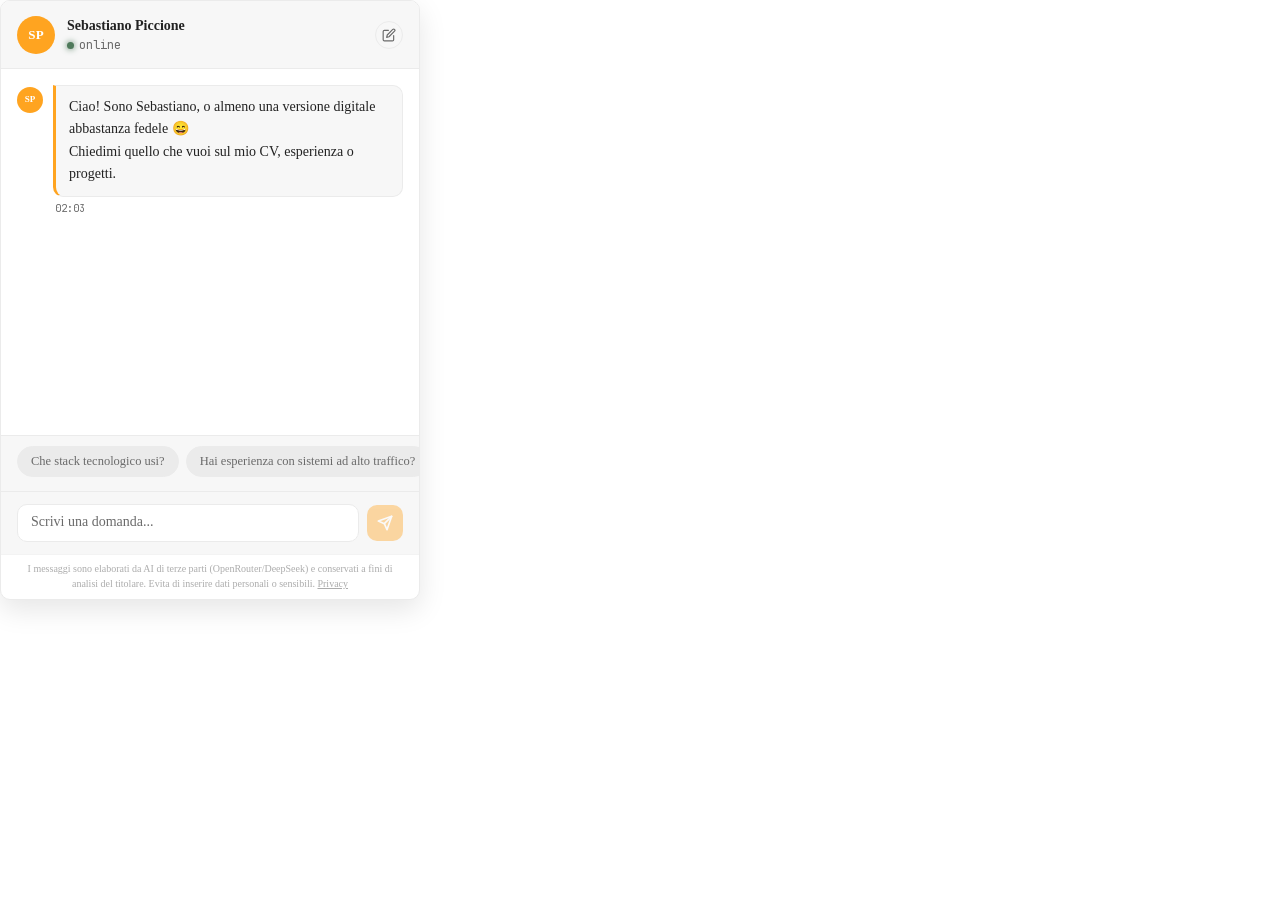
<file: index.html>
<!DOCTYPE html>
<html lang="it">
<head>
  <meta charset="UTF-8" />
  <meta name="viewport" content="width=device-width, initial-scale=1.0" />
  <title>CV Chat Widget</title>
  <link rel="stylesheet" href="chat-widget.css" />
  <style>
    :root {
      --bg: #ffffff;
      --bg-soft: #f7f7f7;
      --surface: #ffffff;
      --border: #ebebeb;
      --text: #222222;
      --text-dim: #6a6a6a;
      --accent: #ffa420;
      --accent-dark: #955900;
      --accent-soft: rgba(255, 164, 32, 0.12);
      --signal: #4f7a5b;
      --signal-soft: rgba(79, 122, 91, 0.12);
      --radius: 16px;
      --radius-sm: 10px;
      --shadow-sm: 0 2px 10px rgba(0, 0, 0, 0.06);
      --shadow-md: 0 10px 28px rgba(0, 0, 0, 0.10);
    }
    body { margin: 0; background: var(--bg); }
  </style>
</head>
<body>

  <div id="cv-chat-widget"></div>

  <script>
    window.CV_CHAT_CONFIG = {
      apiUrl: 'https://cv-bot-backend-production.up.railway.app/chat',
      widgetToken: 'f105a735b041d03eca72b69bd0d4d94058ce2df3eb31b0a3681ffce414c49fb0',
    };
  </script>
  <script src="chat-widget.js" defer></script>

</body>
</html>
</file>
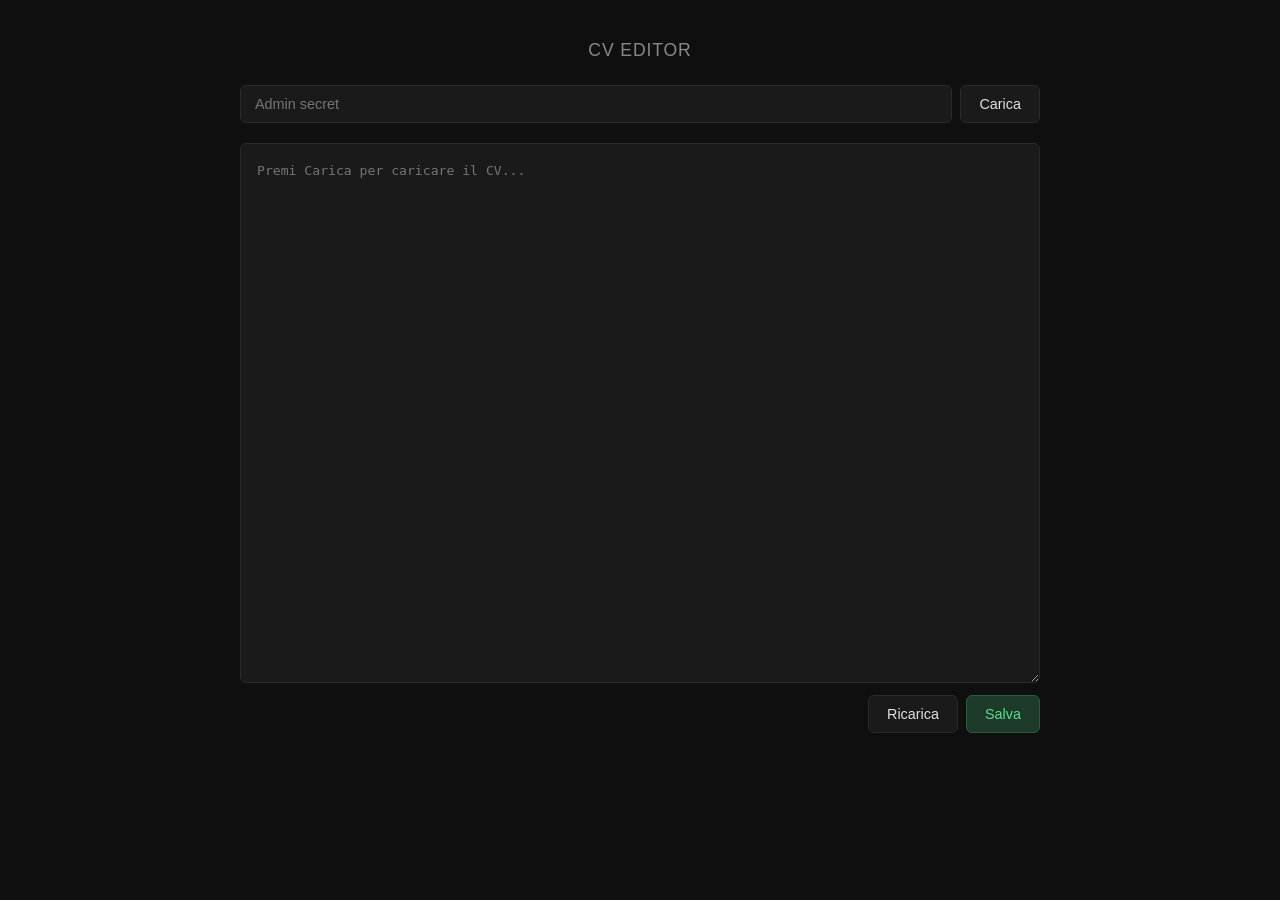
<file: admin.html>
<!DOCTYPE html>
<html lang="it">
<head>
  <meta charset="UTF-8" />
  <meta name="viewport" content="width=device-width, initial-scale=1.0" />
  <title>CV Admin</title>
  <style>
    * { box-sizing: border-box; margin: 0; padding: 0; }

    body {
      font-family: -apple-system, BlinkMacSystemFont, 'Segoe UI', sans-serif;
      background: #0f0f0f;
      color: #e0e0e0;
      min-height: 100vh;
      display: flex;
      flex-direction: column;
      align-items: center;
      padding: 40px 16px;
    }

    h1 {
      font-size: 1.1rem;
      font-weight: 500;
      color: #888;
      margin-bottom: 24px;
      letter-spacing: 0.05em;
      text-transform: uppercase;
    }

    #auth-section {
      display: flex;
      gap: 8px;
      margin-bottom: 20px;
      width: 100%;
      max-width: 800px;
    }

    input[type="password"] {
      flex: 1;
      background: #1a1a1a;
      border: 1px solid #2a2a2a;
      border-radius: 6px;
      color: #e0e0e0;
      font-size: 0.9rem;
      padding: 10px 14px;
      outline: none;
    }

    input[type="password"]:focus {
      border-color: #444;
    }

    button {
      background: #1a1a1a;
      border: 1px solid #2a2a2a;
      border-radius: 6px;
      color: #e0e0e0;
      cursor: pointer;
      font-size: 0.9rem;
      padding: 10px 18px;
      transition: background 0.15s, border-color 0.15s;
      white-space: nowrap;
    }

    button:hover { background: #222; border-color: #444; }
    button:disabled { opacity: 0.4; cursor: not-allowed; }

    button.primary {
      background: #1d3a2a;
      border-color: #2a5c3f;
      color: #5ddb8e;
    }

    button.primary:hover { background: #223f2f; border-color: #3a7a55; }

    #editor-section {
      width: 100%;
      max-width: 800px;
      display: flex;
      flex-direction: column;
      gap: 12px;
    }

    textarea {
      background: #1a1a1a;
      border: 1px solid #2a2a2a;
      border-radius: 6px;
      color: #e0e0e0;
      font-family: 'SF Mono', 'Fira Code', monospace;
      font-size: 0.82rem;
      line-height: 1.6;
      outline: none;
      padding: 16px;
      resize: vertical;
      width: 100%;
      min-height: 60vh;
    }

    textarea:focus { border-color: #444; }

    #actions {
      display: flex;
      gap: 8px;
      justify-content: flex-end;
    }

    #status {
      font-size: 0.82rem;
      padding: 10px 14px;
      border-radius: 6px;
      display: none;
    }

    #status.success { background: #1d3a2a; color: #5ddb8e; display: block; }
    #status.error   { background: #3a1a1a; color: #e05d5d; display: block; }
  </style>
</head>
<body>
  <h1>CV Editor</h1>

  <div id="auth-section">
    <input type="password" id="secret" placeholder="Admin secret" autocomplete="current-password" />
    <button id="load-btn" onclick="loadCv()">Carica</button>
  </div>

  <div id="editor-section">
    <textarea id="cv-content" placeholder="Premi Carica per caricare il CV..." spellcheck="false"></textarea>
    <div id="status"></div>
    <div id="actions">
      <button onclick="loadCv()">Ricarica</button>
      <button class="primary" id="save-btn" onclick="saveCv()">Salva</button>
    </div>
  </div>

  <script>
    const API = 'https://cv-bot-backend-production.up.railway.app';

    function secret() {
      return document.getElementById('secret').value.trim();
    }

    function setStatus(msg, type) {
      const el = document.getElementById('status');
      el.textContent = msg;
      el.className = type;
    }

    async function loadCv() {
      if (!secret()) { setStatus('Inserisci il secret prima.', 'error'); return; }
      document.getElementById('load-btn').disabled = true;
      setStatus('', '');
      try {
        const res = await fetch(`${API}/admin/cv/content`, {
          headers: { 'x-admin-secret': secret() },
        });
        if (!res.ok) throw new Error(res.status === 401 ? 'Secret non valido.' : `Errore ${res.status}`);
        const { content } = await res.json();
        document.getElementById('cv-content').value = content;
        setStatus('CV caricato.', 'success');
      } catch (e) {
        setStatus(e.message, 'error');
      } finally {
        document.getElementById('load-btn').disabled = false;
      }
    }

    async function saveCv() {
      if (!secret()) { setStatus('Inserisci il secret prima.', 'error'); return; }
      const content = document.getElementById('cv-content').value;
      if (!content.trim()) { setStatus('Il contenuto è vuoto.', 'error'); return; }
      document.getElementById('save-btn').disabled = true;
      setStatus('', '');
      try {
        const res = await fetch(`${API}/admin/cv`, {
          method: 'POST',
          headers: {
            'Content-Type': 'application/json',
            'x-admin-secret': secret(),
          },
          body: JSON.stringify({ content }),
        });
        if (!res.ok) throw new Error(res.status === 401 ? 'Secret non valido.' : `Errore ${res.status}`);
        const { newHash } = await res.json();
        setStatus(`Salvato. Hash: ${newHash}`, 'success');
      } catch (e) {
        setStatus(e.message, 'error');
      } finally {
        document.getElementById('save-btn').disabled = false;
      }
    }

    document.getElementById('secret').addEventListener('keydown', e => {
      if (e.key === 'Enter') loadCv();
    });
  </script>
</body>
</html>
</file>
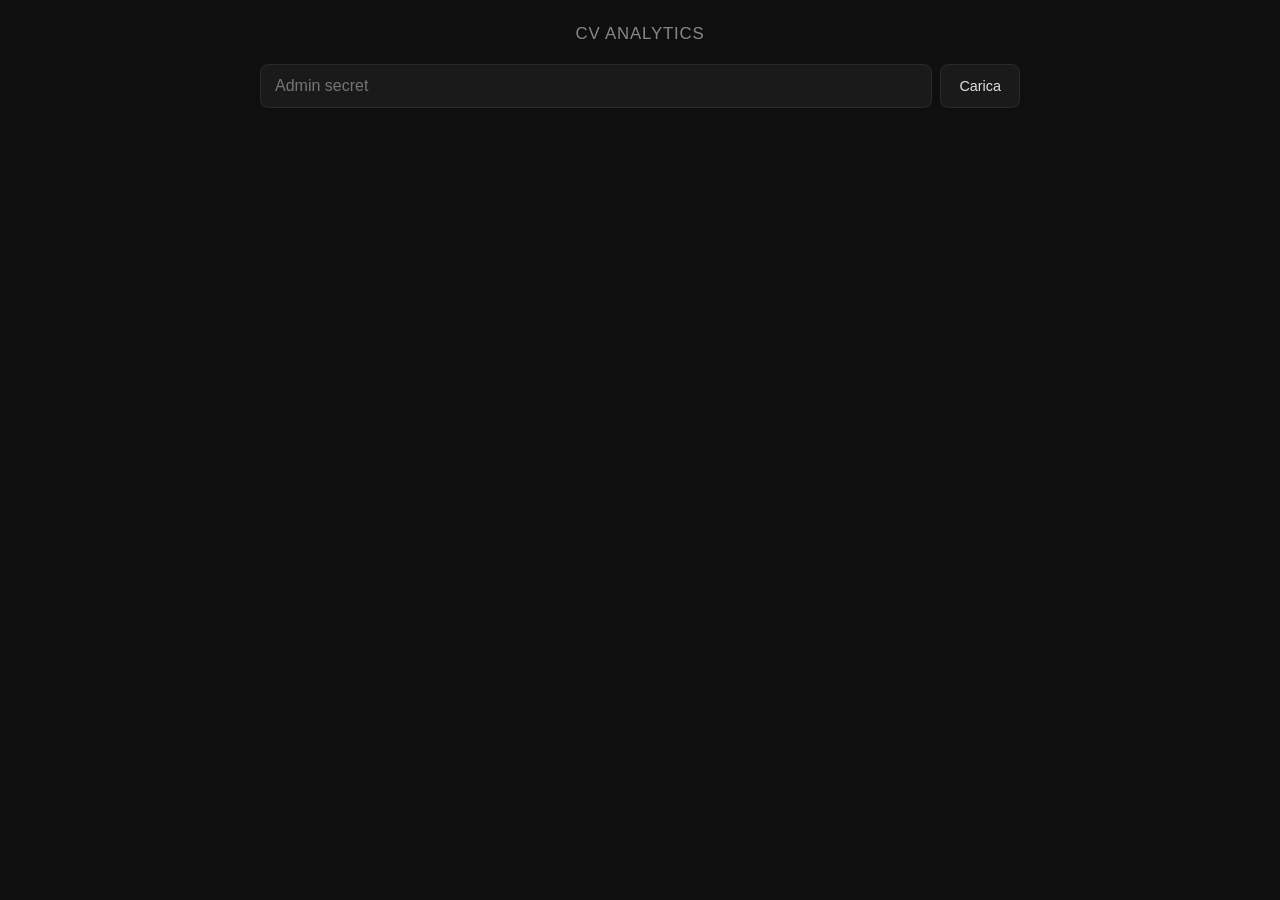
<file: analytics.html>
<!DOCTYPE html>
<html lang="it">
<head>
  <meta charset="UTF-8" />
  <meta name="viewport" content="width=device-width, initial-scale=1.0" />
  <title>CV Analytics</title>
  <style>
    * { box-sizing: border-box; margin: 0; padding: 0; -webkit-tap-highlight-color: transparent; }

    body {
      font-family: -apple-system, BlinkMacSystemFont, 'Segoe UI', sans-serif;
      background: #0f0f0f;
      color: #e0e0e0;
      min-height: 100vh;
      padding: 24px 14px 60px;
    }

    .wrap { width: 100%; max-width: 760px; margin: 0 auto; }

    h1 {
      font-size: 1.05rem;
      font-weight: 500;
      color: #888;
      margin-bottom: 20px;
      letter-spacing: 0.05em;
      text-transform: uppercase;
      text-align: center;
    }

    #auth-section {
      display: flex;
      gap: 8px;
      margin-bottom: 16px;
      flex-wrap: wrap;
    }

    input {
      flex: 1 1 180px;
      background: #1a1a1a;
      border: 1px solid #2a2a2a;
      border-radius: 8px;
      color: #e0e0e0;
      font-size: 1rem; /* >=16px keeps iOS from zooming on focus */
      padding: 12px 14px;
      outline: none;
    }
    input:focus { border-color: #444; }

    button {
      background: #1a1a1a;
      border: 1px solid #2a2a2a;
      border-radius: 8px;
      color: #e0e0e0;
      cursor: pointer;
      font-size: 0.9rem;
      padding: 12px 18px;
      transition: background 0.15s, border-color 0.15s;
      white-space: nowrap;
    }
    button:hover { background: #222; border-color: #444; }
    button:disabled { opacity: 0.4; cursor: not-allowed; }
    button.danger { background: #3a1a1a; border-color: #5c2a2a; color: #e05d5d; }
    button.danger:hover { background: #452020; }

    #toolbar { display: none; gap: 8px; margin-bottom: 16px; flex-wrap: wrap; align-items: center; }
    #toolbar.show { display: flex; }
    #meta { font-size: 0.78rem; color: #666; margin-left: auto; }

    #status {
      font-size: 0.85rem;
      padding: 10px 14px;
      border-radius: 8px;
      display: none;
      margin-bottom: 14px;
    }
    #status.success { background: #1d3a2a; color: #5ddb8e; display: block; }
    #status.error   { background: #3a1a1a; color: #e05d5d; display: block; }
    #status.info    { background: #1a1a1a; color: #999; display: block; }

    .kpis {
      display: grid;
      grid-template-columns: repeat(auto-fit, minmax(150px, 1fr));
      gap: 10px;
      margin-bottom: 20px;
    }
    .kpi {
      background: #161616;
      border: 1px solid #262626;
      border-radius: 10px;
      padding: 14px 16px;
    }
    .kpi-value { font-size: 1.5rem; font-weight: 600; color: #e8e8e8; line-height: 1.2; }
    .kpi-label { font-size: 0.72rem; color: #666; margin-top: 5px; letter-spacing: 0.03em; }
    .kpi-note { font-size: 0.7rem; color: #555; margin-top: 3px; }

    .card {
      background: #161616;
      border: 1px solid #262626;
      border-radius: 10px;
      margin-bottom: 12px;
      overflow: hidden;
    }
    .card-head {
      font-size: 0.78rem;
      color: #888;
      letter-spacing: 0.05em;
      text-transform: uppercase;
      padding: 14px 16px 10px;
    }
    .card-body { padding: 0 16px 14px; }

    .row {
      display: flex;
      align-items: center;
      gap: 10px;
      padding: 8px 0;
      border-top: 1px solid #202020;
    }
    .row:first-child { border-top: none; }
    .row-label {
      flex: 1;
      min-width: 0;
      font-size: 0.87rem;
      color: #d0d0d0;
      overflow: hidden;
      text-overflow: ellipsis;
      white-space: nowrap;
    }
    .row-count {
      flex: 0 0 auto;
      font-size: 0.75rem;
      color: #888;
      background: #222;
      border-radius: 20px;
      padding: 3px 9px;
      font-variant-numeric: tabular-nums;
    }
    .bar {
      flex: 0 0 90px;
      height: 5px;
      background: #222;
      border-radius: 3px;
      overflow: hidden;
    }
    .bar > span { display: block; height: 100%; background: #3d6a8f; }

    .empty { text-align: center; color: #555; font-size: 0.9rem; padding: 40px 0; }
  </style>
</head>
<body>
  <div class="wrap">
    <h1>CV Analytics</h1>

    <div id="auth-section">
      <input type="password" id="secret" placeholder="Admin secret" autocomplete="current-password" />
      <button id="load-btn" onclick="load()">Carica</button>
    </div>

    <div id="toolbar">
      <button onclick="load()">↻</button>
      <button class="danger" onclick="clearAll()">Svuota</button>
      <a href="conversations.html" style="color:#666;font-size:0.8rem;text-decoration:none;align-self:center">Conversazioni →</a>
      <span id="meta"></span>
    </div>

    <div id="status"></div>
    <div id="report"></div>
  </div>

  <script>
    const API = 'https://cv-bot-backend-production.up.railway.app';
    let stats = null;

    const $ = (id) => document.getElementById(id);
    const secret = () => $('secret').value.trim();

    function setStatus(msg, type) {
      const el = $('status');
      el.textContent = msg;
      el.className = msg ? (type || '') : '';
    }

    function esc(s) {
      return String(s).replace(/[&<>"']/g, (c) =>
        ({ '&': '&amp;', '<': '&lt;', '>': '&gt;', '"': '&quot;', "'": '&#39;' }[c]));
    }

    function fmtDate(iso) {
      if (!iso) return '—';
      return new Date(iso).toLocaleString('it-IT', { day: '2-digit', month: '2-digit', hour: '2-digit', minute: '2-digit' });
    }

    const pct = (n) => Math.round((n || 0) * 100) + '%';

    async function load() {
      if (!secret()) { setStatus('Inserisci il secret prima.', 'error'); return; }
      $('load-btn').disabled = true;
      setStatus('Carico…', 'info');
      try {
        const res = await fetch(`${API}/admin/analytics`, {
          headers: { 'x-admin-secret': secret() },
        });
        if (!res.ok) throw new Error(res.status === 401 ? 'Secret non valido.' : `Errore ${res.status}`);
        stats = await res.json();
        setStatus('', '');
        $('toolbar').classList.add('show');
        render();
      } catch (e) {
        setStatus(e.message, 'error');
      } finally {
        $('load-btn').disabled = false;
      }
    }

    async function clearAll() {
      if (!confirm('Eliminare TUTTI gli eventi raccolti? Operazione irreversibile.')) return;
      try {
        const res = await fetch(`${API}/admin/analytics`, {
          method: 'DELETE',
          headers: { 'x-admin-secret': secret() },
        });
        if (!res.ok) throw new Error(`Errore ${res.status}`);
        await load();
        setStatus('Eventi eliminati.', 'success');
      } catch (e) {
        setStatus(e.message, 'error');
      }
    }

    function kpi(value, label, note) {
      return `<div class="kpi">
        <div class="kpi-value">${esc(value)}</div>
        <div class="kpi-label">${esc(label)}</div>
        ${note ? `<div class="kpi-note">${esc(note)}</div>` : ''}
      </div>`;
    }

    // Ranked list with a bar scaled to the top entry.
    function listCard(title, rows, emptyText) {
      if (!rows || rows.length === 0) {
        return `<div class="card"><div class="card-head">${esc(title)}</div>
          <div class="card-body"><div class="empty">${esc(emptyText)}</div></div></div>`;
      }
      const max = rows[0].count || 1;
      const body = rows.map((r) => `
        <div class="row">
          <div class="row-label" title="${esc(r.label)}">${esc(r.label)}</div>
          <div class="bar"><span style="width:${Math.round((r.count / max) * 100)}%"></span></div>
          <span class="row-count">${r.count}</span>
        </div>`).join('');
      return `<div class="card"><div class="card-head">${esc(title)}</div><div class="card-body">${body}</div></div>`;
    }

    function render() {
      const el = $('report');
      if (!stats || stats.totalEvents === 0) {
        $('meta').textContent = '';
        el.innerHTML = '<div class="empty">Nessun evento raccolto.</div>';
        return;
      }

      $('meta').textContent = `${stats.totalEvents} eventi · fino al ${fmtDate(stats.lastSeen)}`;

      const eng = stats.engagement || {};
      const pro = stats.proactive || {};

      const kpis = `<div class="kpis">
        ${kpi(stats.sessions, 'Sessioni', `dal ${fmtDate(stats.firstSeen)}`)}
        ${kpi(pct(eng.rate), 'Hanno scritto', `${eng.withMessage || 0} su ${eng.sessions || 0}`)}
        ${kpi(eng.messagesPerSession || 0, 'Messaggi / sessione')}
        ${kpi(pro.shown ? pct(pro.rate) : '—', 'Conversione nudge', pro.shown ? `${pro.converted} su ${pro.shown} mostrati` : 'mai mostrato')}
      </div>`;

      const bySource = Object.entries(stats.bySource || {})
        .map(([label, count]) => ({ label, count }))
        .sort((a, b) => b.count - a.count);

      const byName = Object.entries(stats.byName || {})
        .map(([label, count]) => ({ label, count }))
        .sort((a, b) => b.count - a.count);

      const byPage = (stats.byPage || []).map((p) => ({
        label: `${p.page} — ${p.messages} msg`,
        count: p.sessions,
      }));

      el.innerHTML = kpis
        + listCard('Suggerimenti più cliccati', stats.topChips, 'Nessun chip cliccato.')
        + listCard('Domande più frequenti', stats.topQuestions, 'Nessuna domanda registrata.')
        + listCard('Origine delle interazioni', bySource, 'Nessun dato.')
        + listCard('Pagine (sessioni)', byPage, 'Nessun dato.')
        + listCard('Eventi grezzi', byName, 'Nessun dato.');
    }

    $('secret').addEventListener('keydown', (e) => { if (e.key === 'Enter') load(); });
  </script>
</body>
</html>
</file>
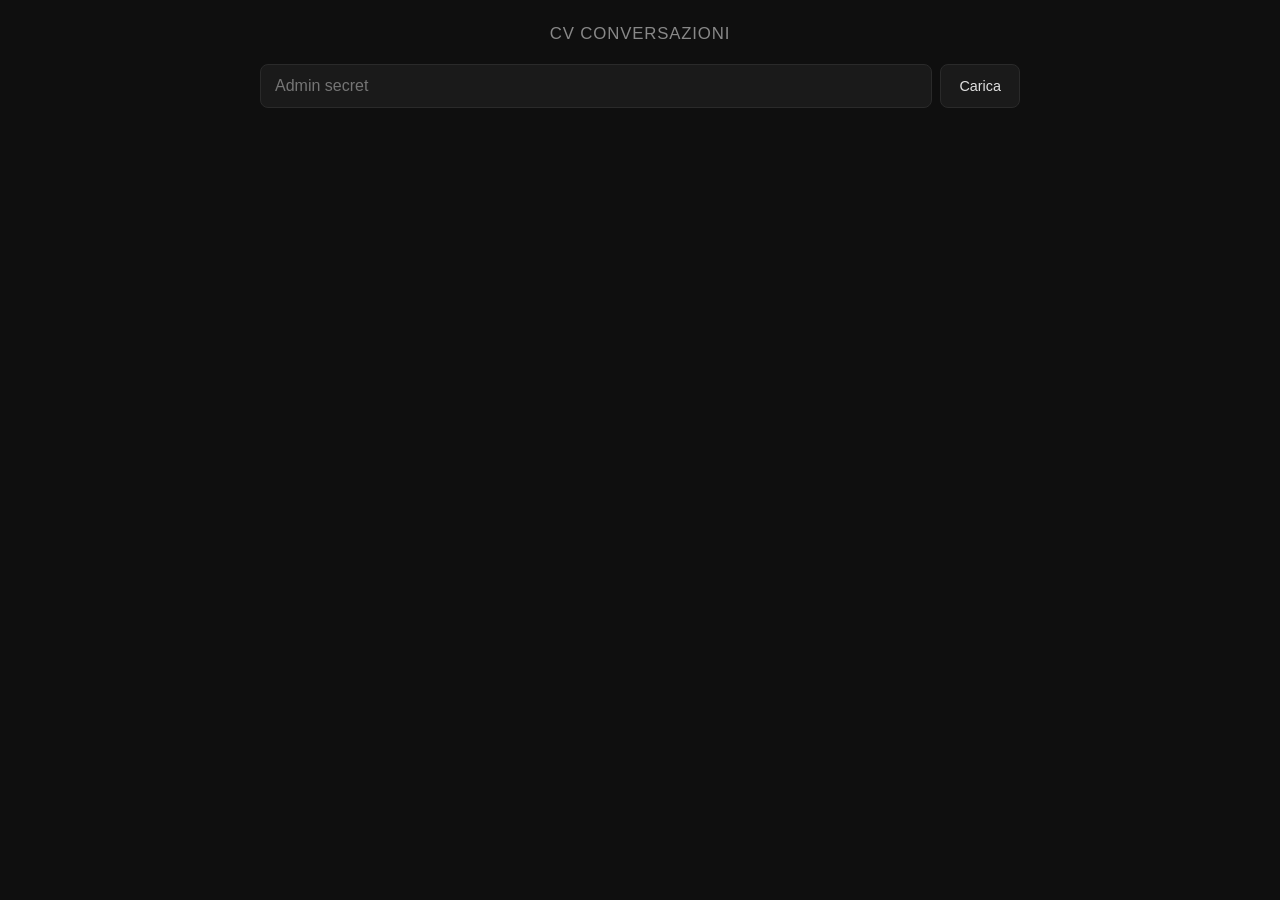
<file: conversations.html>
<!DOCTYPE html>
<html lang="it">
<head>
  <meta charset="UTF-8" />
  <meta name="viewport" content="width=device-width, initial-scale=1.0" />
  <title>CV Conversazioni</title>
  <style>
    * { box-sizing: border-box; margin: 0; padding: 0; -webkit-tap-highlight-color: transparent; }

    body {
      font-family: -apple-system, BlinkMacSystemFont, 'Segoe UI', sans-serif;
      background: #0f0f0f;
      color: #e0e0e0;
      min-height: 100vh;
      padding: 24px 14px 60px;
    }

    .wrap { width: 100%; max-width: 760px; margin: 0 auto; }

    h1 {
      font-size: 1.05rem;
      font-weight: 500;
      color: #888;
      margin-bottom: 20px;
      letter-spacing: 0.05em;
      text-transform: uppercase;
      text-align: center;
    }

    #auth-section {
      display: flex;
      gap: 8px;
      margin-bottom: 16px;
      flex-wrap: wrap;
    }

    input {
      flex: 1 1 180px;
      background: #1a1a1a;
      border: 1px solid #2a2a2a;
      border-radius: 8px;
      color: #e0e0e0;
      font-size: 1rem; /* >=16px keeps iOS from zooming on focus */
      padding: 12px 14px;
      outline: none;
    }
    input:focus { border-color: #444; }

    button {
      background: #1a1a1a;
      border: 1px solid #2a2a2a;
      border-radius: 8px;
      color: #e0e0e0;
      cursor: pointer;
      font-size: 0.9rem;
      padding: 12px 18px;
      transition: background 0.15s, border-color 0.15s;
      white-space: nowrap;
    }
    button:hover { background: #222; border-color: #444; }
    button:disabled { opacity: 0.4; cursor: not-allowed; }
    button.danger { background: #3a1a1a; border-color: #5c2a2a; color: #e05d5d; }
    button.danger:hover { background: #452020; }

    #toolbar { display: none; gap: 8px; margin-bottom: 16px; flex-wrap: wrap; align-items: center; }
    #toolbar.show { display: flex; }
    #search { flex: 1 1 200px; }
    #meta { font-size: 0.78rem; color: #666; margin-left: auto; }

    #status {
      font-size: 0.85rem;
      padding: 10px 14px;
      border-radius: 8px;
      display: none;
      margin-bottom: 14px;
    }
    #status.success { background: #1d3a2a; color: #5ddb8e; display: block; }
    #status.error   { background: #3a1a1a; color: #e05d5d; display: block; }
    #status.info    { background: #1a1a1a; color: #999; display: block; }

    .conv {
      background: #161616;
      border: 1px solid #262626;
      border-radius: 10px;
      margin-bottom: 12px;
      overflow: hidden;
    }
    .conv-head {
      display: flex;
      align-items: center;
      gap: 10px;
      padding: 14px 16px;
      cursor: pointer;
      user-select: none;
    }
    .conv-head:hover { background: #1c1c1c; }
    .conv-title {
      flex: 1;
      min-width: 0;
      font-size: 0.92rem;
      color: #d8d8d8;
      overflow: hidden;
      text-overflow: ellipsis;
      white-space: nowrap;
    }
    .conv-sub { font-size: 0.72rem; color: #666; margin-top: 3px; white-space: nowrap; }
    .conv-count {
      flex: 0 0 auto;
      font-size: 0.72rem;
      color: #888;
      background: #222;
      border-radius: 20px;
      padding: 3px 9px;
    }
    .chevron { flex: 0 0 auto; color: #555; transition: transform 0.2s; }
    .conv.open .chevron { transform: rotate(90deg); }

    .conv-body { display: none; padding: 4px 16px 14px; }
    .conv.open .conv-body { display: block; }

    .turn { padding: 12px 0; border-top: 1px solid #222; }
    .turn:first-child { border-top: none; }
    .bubble { border-radius: 10px; padding: 10px 13px; font-size: 0.9rem; line-height: 1.5; white-space: pre-wrap; word-wrap: break-word; overflow-wrap: anywhere; }
    .q { background: #1d2a3a; color: #bcd6f5; margin-bottom: 8px; }
    .a { background: #1a1a1a; color: #d0d0d0; border: 1px solid #242424; }
    .turn-time { font-size: 0.68rem; color: #555; margin-top: 6px; text-align: right; }

    .empty { text-align: center; color: #555; font-size: 0.9rem; padding: 40px 0; }
  </style>
</head>
<body>
  <div class="wrap">
    <h1>CV Conversazioni</h1>

    <div id="auth-section">
      <input type="password" id="secret" placeholder="Admin secret" autocomplete="current-password" />
      <button id="load-btn" onclick="load()">Carica</button>
    </div>

    <div id="toolbar">
      <input type="search" id="search" placeholder="Cerca nelle conversazioni…" oninput="render()" />
      <button onclick="load()">↻</button>
      <button class="danger" onclick="clearAll()">Svuota</button>
      <span id="meta"></span>
    </div>

    <div id="status"></div>
    <div id="list"></div>
  </div>

  <script>
    const API = 'https://cv-bot-backend-production.up.railway.app';
    let conversations = [];

    const $ = (id) => document.getElementById(id);
    const secret = () => $('secret').value.trim();

    function setStatus(msg, type) {
      const el = $('status');
      el.textContent = msg;
      el.className = type || '';
      if (!msg) el.className = '';
    }

    function esc(s) {
      return String(s).replace(/[&<>"']/g, (c) =>
        ({ '&': '&amp;', '<': '&lt;', '>': '&gt;', '"': '&quot;', "'": '&#39;' }[c]));
    }

    function fmtDate(iso) {
      const d = new Date(iso);
      return d.toLocaleString('it-IT', { day: '2-digit', month: '2-digit', hour: '2-digit', minute: '2-digit' });
    }
    function fmtTime(iso) {
      return new Date(iso).toLocaleTimeString('it-IT', { hour: '2-digit', minute: '2-digit' });
    }

    async function load() {
      if (!secret()) { setStatus('Inserisci il secret prima.', 'error'); return; }
      $('load-btn').disabled = true;
      setStatus('Carico…', 'info');
      try {
        const res = await fetch(`${API}/admin/conversations`, {
          headers: { 'x-admin-secret': secret() },
        });
        if (!res.ok) throw new Error(res.status === 401 ? 'Secret non valido.' : `Errore ${res.status}`);
        const data = await res.json();
        conversations = data.conversations || [];
        setStatus('', '');
        $('toolbar').classList.add('show');
        render();
      } catch (e) {
        setStatus(e.message, 'error');
      } finally {
        $('load-btn').disabled = false;
      }
    }

    async function clearAll() {
      if (!confirm('Eliminare TUTTE le conversazioni salvate? Operazione irreversibile.')) return;
      try {
        const res = await fetch(`${API}/admin/conversations`, {
          method: 'DELETE',
          headers: { 'x-admin-secret': secret() },
        });
        if (!res.ok) throw new Error(`Errore ${res.status}`);
        conversations = [];
        render();
        setStatus('Conversazioni eliminate.', 'success');
      } catch (e) {
        setStatus(e.message, 'error');
      }
    }

    function render() {
      const q = $('search').value.trim().toLowerCase();
      const list = $('list');

      const filtered = !q ? conversations : conversations.filter((c) =>
        c.turns.some((t) => (t.q + ' ' + t.a).toLowerCase().includes(q)));

      const totalTurns = conversations.reduce((n, c) => n + c.turns.length, 0);
      $('meta').textContent = `${conversations.length} conv · ${totalTurns} scambi`;

      if (filtered.length === 0) {
        list.innerHTML = `<div class="empty">${conversations.length === 0 ? 'Nessuna conversazione salvata.' : 'Nessun risultato.'}</div>`;
        return;
      }

      list.innerHTML = filtered.map((c, i) => {
        const first = c.turns[0];
        const title = first ? esc(first.q) : '(vuota)';
        const turns = c.turns.map((t) => `
          <div class="turn">
            <div class="bubble q">${esc(t.q)}</div>
            <div class="bubble a">${esc(t.a)}</div>
            <div class="turn-time">${fmtTime(t.ts)}</div>
          </div>`).join('');
        return `
          <div class="conv" data-i="${i}">
            <div class="conv-head" onclick="this.parentNode.classList.toggle('open')">
              <div style="flex:1;min-width:0">
                <div class="conv-title">${title}</div>
                <div class="conv-sub">${fmtDate(c.updatedAt)}</div>
              </div>
              <span class="conv-count">${c.turns.length}</span>
              <svg class="chevron" width="16" height="16" viewBox="0 0 24 24" fill="none" stroke="currentColor" stroke-width="2" stroke-linecap="round" stroke-linejoin="round"><polyline points="9 18 15 12 9 6"/></svg>
            </div>
            <div class="conv-body">${turns}</div>
          </div>`;
      }).join('');
    }

    $('secret').addEventListener('keydown', (e) => { if (e.key === 'Enter') load(); });
  </script>
</body>
</html>
</file>
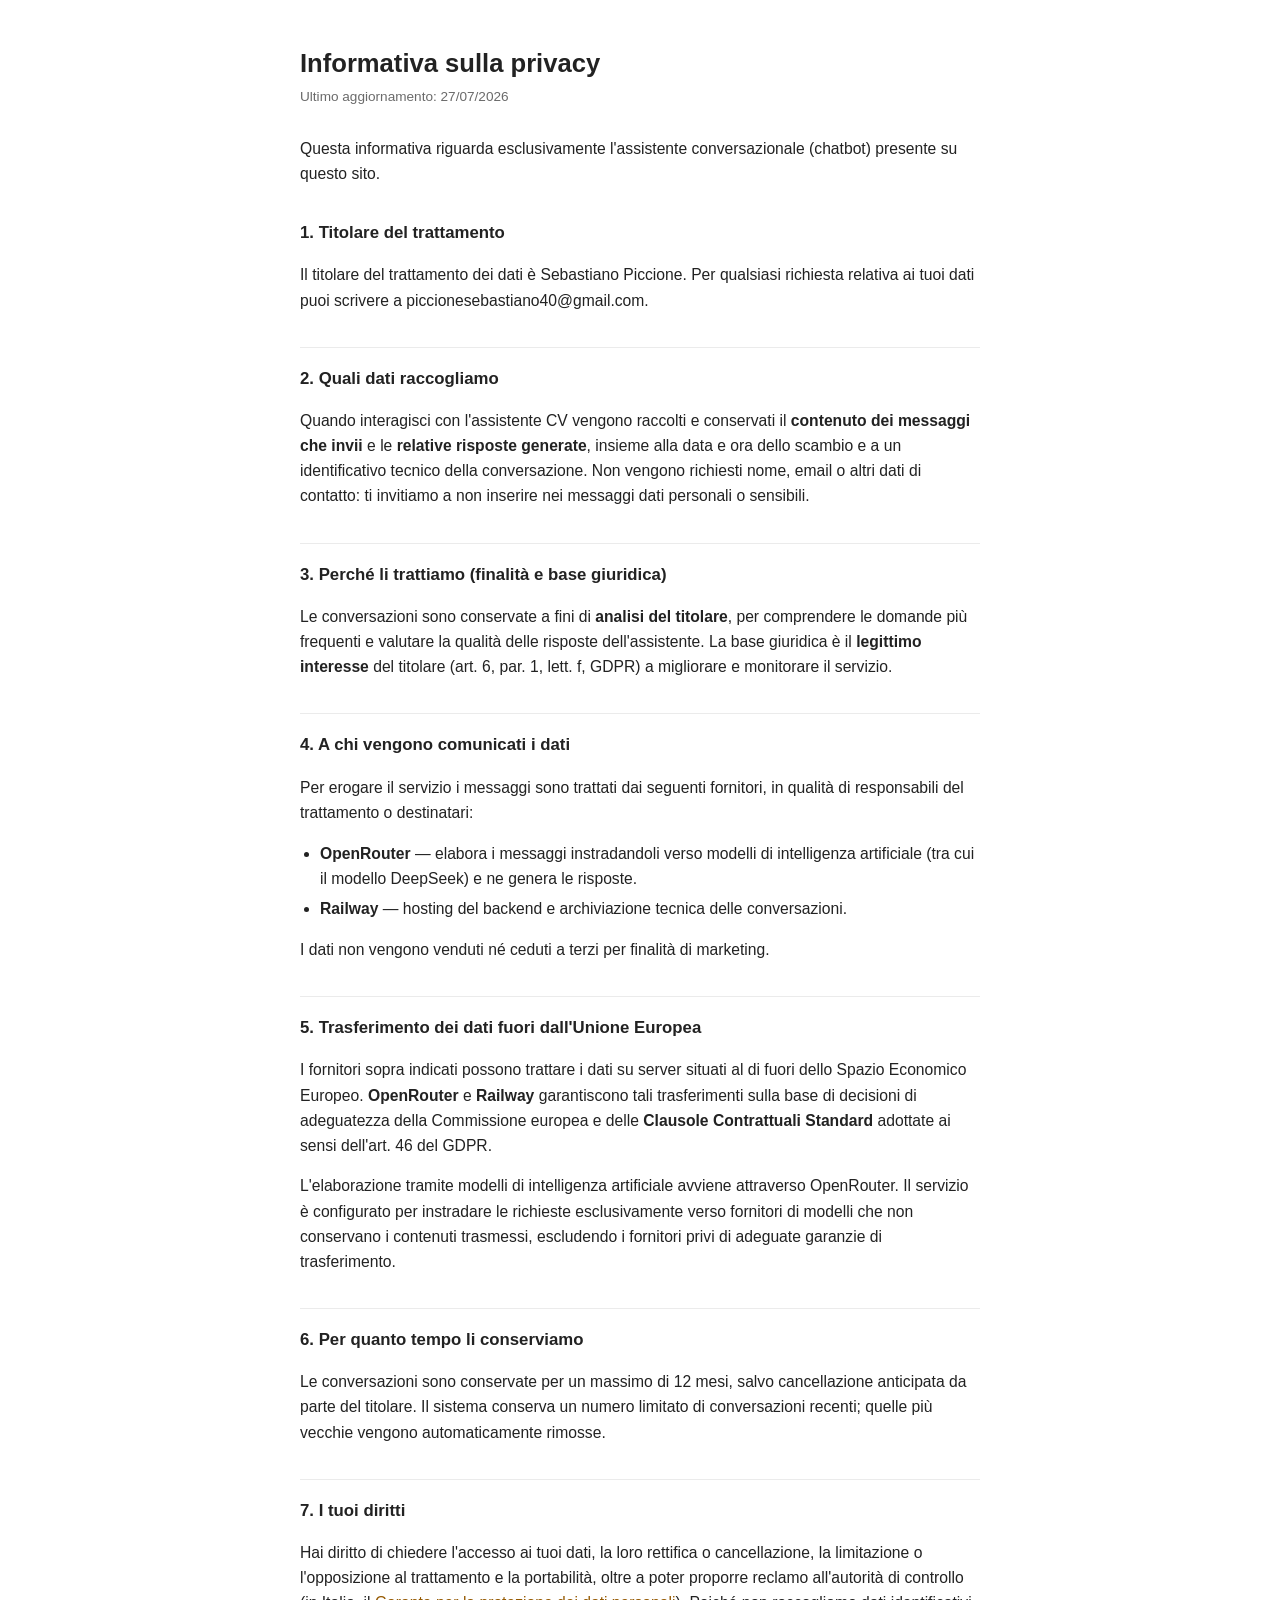
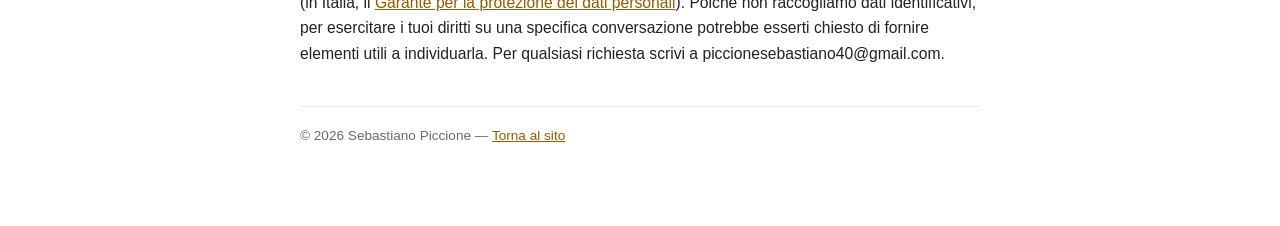
<file: privacy.html>
<!DOCTYPE html>
<html lang="it">
<head>
  <meta charset="UTF-8" />
  <meta name="viewport" content="width=device-width, initial-scale=1.0" />
  <title>Informativa sulla privacy</title>
  <style>
    :root {
      --bg: #ffffff;
      --bg-soft: #f7f7f7;
      --border: #ebebeb;
      --text: #222222;
      --text-dim: #6a6a6a;
      --accent: #ffa420;
      --accent-dark: #955900;
      --radius: 16px;
    }
    * { box-sizing: border-box; }
    body {
      margin: 0;
      background: var(--bg);
      color: var(--text);
      font-family: -apple-system, BlinkMacSystemFont, 'Segoe UI', Inter, sans-serif;
      line-height: 1.6;
      -webkit-text-size-adjust: 100%;
    }
    main {
      max-width: 720px;
      margin: 0 auto;
      padding: 48px 20px 80px;
    }
    h1 {
      font-size: 1.6rem;
      line-height: 1.25;
      margin: 0 0 6px;
    }
    .updated { color: var(--text-dim); font-size: 0.85rem; margin: 0 0 28px; }
    h2 {
      font-size: 1.05rem;
      margin: 34px 0 8px;
      padding-top: 18px;
      border-top: 1px solid var(--border);
    }
    h2:first-of-type { border-top: none; padding-top: 0; }
    p, li { font-size: 0.98rem; color: var(--text); }
    ul { padding-left: 20px; margin: 8px 0; }
    li { margin: 5px 0; }
    a { color: var(--accent-dark); }
    .fill { white-space: nowrap; }
    .note {
      background: var(--bg-soft);
      border: 1px solid var(--border);
      border-radius: var(--radius);
      padding: 14px 18px;
      font-size: 0.88rem;
      color: var(--text-dim);
      margin: 8px 0 28px;
    }
    footer {
      margin-top: 40px;
      padding-top: 18px;
      border-top: 1px solid var(--border);
      font-size: 0.85rem;
      color: var(--text-dim);
    }
  </style>
</head>
<body>
  <main>
    <h1>Informativa sulla privacy</h1>
    <p class="updated">Ultimo aggiornamento: <span class="fill">27/07/2026</span></p>

    <p>
      Questa informativa riguarda esclusivamente l'assistente conversazionale (chatbot)
      presente su questo sito.
    </p>

    <h2>1. Titolare del trattamento</h2>
    <p>
      Il titolare del trattamento dei dati è <span class="fill">Sebastiano Piccione</span>.
      Per qualsiasi richiesta relativa ai tuoi dati puoi scrivere a
      <span class="fill">piccionesebastiano40@gmail.com</span>.
    </p>

    <h2>2. Quali dati raccogliamo</h2>
    <p>
      Quando interagisci con l'assistente CV vengono raccolti e conservati il
      <strong>contenuto dei messaggi che invii</strong> e le
      <strong>relative risposte generate</strong>, insieme alla data e ora dello scambio
      e a un identificativo tecnico della conversazione. Non vengono richiesti nome,
      email o altri dati di contatto: ti invitiamo a non inserire nei messaggi dati
      personali o sensibili.
    </p>

    <h2>3. Perché li trattiamo (finalità e base giuridica)</h2>
    <p>
      Le conversazioni sono conservate a fini di <strong>analisi del titolare</strong>,
      per comprendere le domande più frequenti e valutare la qualità delle risposte
      dell'assistente. La base giuridica è il <strong>legittimo interesse</strong> del
      titolare (art. 6, par. 1, lett. f, GDPR) a migliorare e monitorare il servizio.
    </p>

    <h2>4. A chi vengono comunicati i dati</h2>
    <p>
      Per erogare il servizio i messaggi sono trattati dai seguenti fornitori, in qualità
      di responsabili del trattamento o destinatari:
    </p>
    <ul>
      <li><strong>OpenRouter</strong> — elabora i messaggi instradandoli verso modelli di intelligenza artificiale (tra cui il modello DeepSeek) e ne genera le risposte.</li>
      <li><strong>Railway</strong> — hosting del backend e archiviazione tecnica delle conversazioni.</li>
    </ul>
    <p>I dati non vengono venduti né ceduti a terzi per finalità di marketing.</p>

    <h2>5. Trasferimento dei dati fuori dall'Unione Europea</h2>
    <p>
      I fornitori sopra indicati possono trattare i dati su server situati al di fuori
      dello Spazio Economico Europeo. <strong>OpenRouter</strong> e <strong>Railway</strong>
      garantiscono tali trasferimenti sulla base di decisioni di adeguatezza della
      Commissione europea e delle <strong>Clausole Contrattuali Standard</strong> adottate
      ai sensi dell'art. 46 del GDPR.
    </p>
    <p>
      L'elaborazione tramite modelli di intelligenza artificiale avviene attraverso
      OpenRouter. Il servizio è configurato per instradare le richieste esclusivamente
      verso fornitori di modelli che non conservano i contenuti trasmessi, escludendo i
      fornitori privi di adeguate garanzie di trasferimento.
    </p>

    <h2>6. Per quanto tempo li conserviamo</h2>
    <p>
      Le conversazioni sono conservate per un massimo di
      <span class="fill">12 mesi</span>, salvo cancellazione anticipata da parte del
      titolare. Il sistema conserva un numero limitato di conversazioni recenti; quelle
      più vecchie vengono automaticamente rimosse.
    </p>

    <h2>7. I tuoi diritti</h2>
    <p>
      Hai diritto di chiedere l'accesso ai tuoi dati, la loro rettifica o cancellazione,
      la limitazione o l'opposizione al trattamento e la portabilità, oltre a poter
      proporre reclamo all'autorità di controllo (in Italia, il
      <a href="https://www.garanteprivacy.it" target="_blank" rel="noopener">Garante per la protezione dei dati personali</a>).
      Poiché non raccogliamo dati identificativi, per esercitare i tuoi diritti su una
      specifica conversazione potrebbe esserti chiesto di fornire elementi utili a
      individuarla. Per qualsiasi richiesta scrivi a
      <span class="fill">piccionesebastiano40@gmail.com</span>.
    </p>

    <footer>
      © <span class="fill">2026</span> <span class="fill">Sebastiano Piccione</span> —
      <a href="https://piccionesebastiano.github.io/">Torna al sito</a>
    </footer>
  </main>
</body>
</html>
</file>
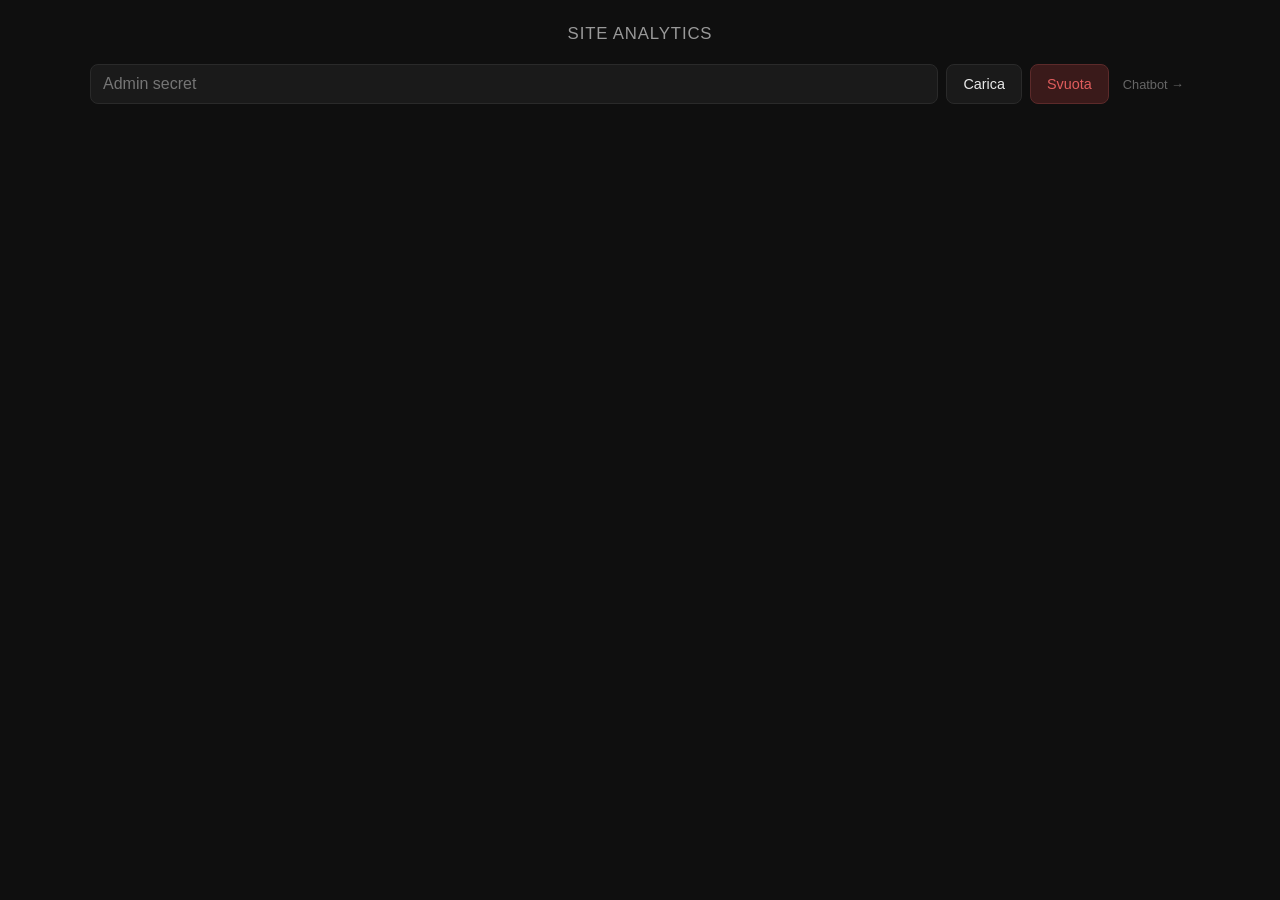
<file: site-analytics.html>
<!DOCTYPE html>
<html lang="it">
<head>
  <meta charset="UTF-8" />
  <meta name="viewport" content="width=device-width, initial-scale=1.0" />
  <title>Site Analytics — Heatmap</title>
  <style>
    :root {
      color-scheme: dark;

      --surface-0: #0f0f0f;
      --surface-1: #161616;
      --surface-2: #1a1a1a;
      --border:    #262626;
      --border-2:  #2a2a2a;

      --text-primary:   #e8e8e8;
      --text-secondary: #999;
      --text-muted:     #666;

      /* Sequential ramp — blue, one hue. Ordered so the step nearest the
         (dark) surface means "near zero" and the palest step means "hottest". */
      --seq-700: #0d366b;
      --seq-600: #184f95;
      --seq-500: #256abf;
      --seq-400: #3987e5;
      --seq-300: #6da7ec;
      --seq-100: #cde2fb;

      --critical: #e05d5d;
      --good:     #5ddb8e;
    }

    * { box-sizing: border-box; margin: 0; padding: 0; -webkit-tap-highlight-color: transparent; }

    body {
      font-family: -apple-system, BlinkMacSystemFont, 'Segoe UI', sans-serif;
      background: var(--surface-0);
      color: var(--text-primary);
      min-height: 100vh;
      padding: 24px 14px 60px;
    }

    .wrap { width: 100%; max-width: 1100px; margin: 0 auto; }

    h1 {
      font-size: 1.05rem;
      font-weight: 500;
      color: var(--text-secondary);
      margin-bottom: 20px;
      letter-spacing: 0.05em;
      text-transform: uppercase;
      text-align: center;
    }

    #auth-section { display: flex; gap: 8px; margin-bottom: 16px; flex-wrap: wrap; }

    input, select {
      background: var(--surface-2);
      border: 1px solid var(--border-2);
      border-radius: 8px;
      color: var(--text-primary);
      font-size: 1rem; /* >=16px keeps iOS from zooming on focus */
      padding: 10px 12px;
      outline: none;
    }
    input:focus, select:focus { border-color: #444; }
    #secret { flex: 1 1 180px; }

    button {
      background: var(--surface-2);
      border: 1px solid var(--border-2);
      border-radius: 8px;
      color: var(--text-primary);
      cursor: pointer;
      font-size: 0.9rem;
      padding: 10px 16px;
      transition: background 0.15s, border-color 0.15s;
      white-space: nowrap;
    }
    button:hover { background: #222; border-color: #444; }
    button:disabled { opacity: 0.4; cursor: not-allowed; }
    button.danger { background: #3a1a1a; border-color: #5c2a2a; color: var(--critical); }
    button.danger:hover { background: #452020; }

    #status {
      font-size: 0.85rem;
      padding: 10px 14px;
      border-radius: 8px;
      display: none;
      margin-bottom: 14px;
    }
    #status.success { background: #1d3a2a; color: var(--good); display: block; }
    #status.error   { background: #3a1a1a; color: var(--critical); display: block; }
    #status.info    { background: var(--surface-2); color: var(--text-secondary); display: block; }

    #app { display: none; }
    #app.show { display: block; }

    /* ── Stat tiles ─────────────────────────────────────────────── */

    .kpis {
      display: grid;
      grid-template-columns: repeat(auto-fit, minmax(140px, 1fr));
      gap: 10px;
      margin-bottom: 18px;
    }
    .kpi {
      background: var(--surface-1);
      border: 1px solid var(--border);
      border-radius: 10px;
      padding: 14px 16px;
    }
    .kpi-value { font-size: 1.5rem; font-weight: 600; line-height: 1.2; font-variant-numeric: tabular-nums; }
    .kpi-label { font-size: 0.72rem; color: var(--text-muted); margin-top: 5px; letter-spacing: 0.03em; }

    /* ── Cards ──────────────────────────────────────────────────── */

    .card {
      background: var(--surface-1);
      border: 1px solid var(--border);
      border-radius: 10px;
      margin-bottom: 12px;
      overflow: hidden;
    }
    .card-head {
      font-size: 0.78rem;
      color: var(--text-secondary);
      letter-spacing: 0.05em;
      text-transform: uppercase;
      padding: 14px 16px 10px;
      display: flex;
      align-items: center;
      gap: 10px;
      flex-wrap: wrap;
    }
    .card-head .hint { text-transform: none; letter-spacing: 0; color: var(--text-muted); font-size: 0.72rem; }
    .card-body { padding: 0 16px 14px; }
    .card-body.flush { padding: 0; }

    .row {
      display: flex;
      align-items: center;
      gap: 10px;
      padding: 8px 0;
      border-top: 1px solid #202020;
    }
    .row:first-child { border-top: none; }
    .row-label {
      flex: 1; min-width: 0;
      font-size: 0.87rem;
      color: #d0d0d0;
      overflow: hidden; text-overflow: ellipsis; white-space: nowrap;
    }
    .row-sub { font-size: 0.72rem; color: var(--text-muted); }
    .row-count {
      flex: 0 0 auto;
      font-size: 0.75rem; color: var(--text-secondary);
      background: #222; border-radius: 20px; padding: 3px 9px;
      font-variant-numeric: tabular-nums;
    }
    .bar { flex: 0 0 110px; height: 5px; background: #222; border-radius: 3px; overflow: hidden; }
    .bar > span { display: block; height: 100%; background: var(--seq-400); }

    table { width: 100%; border-collapse: collapse; font-size: 0.85rem; }
    th, td { text-align: left; padding: 9px 16px; border-top: 1px solid #202020; }
    th { font-size: 0.7rem; color: var(--text-muted); text-transform: uppercase; letter-spacing: 0.04em; font-weight: 500; }
    td.num, th.num { text-align: right; font-variant-numeric: tabular-nums; }
    tbody tr:hover { background: #1c1c1c; }

    /* ── Heatmap viewer ─────────────────────────────────────────── */

    #controls {
      display: flex; gap: 8px; flex-wrap: wrap; align-items: center;
      padding: 0 16px 14px;
    }
    #controls label { font-size: 0.75rem; color: var(--text-muted); display: flex; align-items: center; gap: 6px; }
    #controls select { font-size: 0.85rem; padding: 7px 10px; }
    #controls input[type=range] { width: 110px; accent-color: var(--seq-400); }

    #viewer {
      position: relative;
      overflow: auto;
      max-height: 78vh;
      background: #000;
      border-top: 1px solid var(--border);
    }
    /* Lo stage è impaginato a grandezza naturale e poi scalato; il wrapper
       porta le dimensioni *scalate*, altrimenti resterebbe da scrollare l'area
       a grandezza piena sotto la trasformazione. */
    #stage-wrap { position: relative; overflow: hidden; }
    #stage { position: absolute; top: 0; left: 0; transform-origin: top left; }
    #stage iframe { display: block; width: 100%; height: 100%; border: 0; background: #0a0d0e; }
    /* Il canvas intercetta il puntatore: serve per l'hover e impedisce click
       accidentali dentro al sito incorniciato. */
    #overlay { position: absolute; inset: 0; cursor: crosshair; }

    #tip {
      position: absolute;
      z-index: 3;
      display: none;
      pointer-events: none;
      background: rgba(12, 12, 12, 0.95);
      border: 1px solid var(--border-2);
      border-radius: 6px;
      padding: 6px 9px;
      font-size: 0.75rem;
      line-height: 1.45;
      white-space: nowrap;
      box-shadow: 0 4px 14px rgba(0, 0, 0, 0.5);
    }
    #tip b { font-variant-numeric: tabular-nums; }
    #tip .muted { color: var(--text-muted); }

    /* Scroll-reach strip, pinned to the left edge of the page image. */
    #reach { position: absolute; top: 0; left: 0; bottom: 0; width: 34px; pointer-events: none; }
    #reach div {
      position: absolute; left: 0; width: 100%;
      border-bottom: 1px solid rgba(0,0,0,0.35);
    }
    #reach span {
      position: absolute; left: 3px; top: 2px;
      font-size: 9px; color: #fff; text-shadow: 0 1px 2px #000;
      font-variant-numeric: tabular-nums;
    }

    /* ── Sequential legend ──────────────────────────────────────── */

    .legend { display: flex; align-items: center; gap: 8px; font-size: 0.72rem; color: var(--text-muted); }
    .legend-ramp {
      width: 120px; height: 8px; border-radius: 4px;
      background: linear-gradient(90deg, var(--seq-700), var(--seq-600), var(--seq-500), var(--seq-400), var(--seq-300), var(--seq-100));
    }

    .empty { text-align: center; color: #555; font-size: 0.9rem; padding: 40px 0; }
    .note { font-size: 0.75rem; color: var(--text-muted); padding: 0 16px 14px; line-height: 1.5; }

    @media (max-width: 640px) {
      .card-body { padding: 0 12px 12px; }
      th, td { padding: 8px 12px; }
    }
  </style>
</head>
<body>
  <div class="wrap">
    <h1>Site Analytics</h1>

    <div id="auth-section">
      <input type="password" id="secret" placeholder="Admin secret" autocomplete="current-password" />
      <button id="load-btn" onclick="load()">Carica</button>
      <button class="danger" onclick="clearAll()">Svuota</button>
      <a href="analytics.html" style="color:#666;font-size:0.8rem;text-decoration:none;align-self:center;padding:0 6px">Chatbot →</a>
    </div>

    <div id="status"></div>

    <div id="app">
      <div class="kpis" id="kpis"></div>

      <div class="card">
        <div class="card-head">
          Heatmap
          <span class="legend" style="margin-left:auto">
            <span>freddo</span><span class="legend-ramp"></span><span>caldo</span>
          </span>
        </div>
        <div id="controls">
          <label>Pagina <select id="sel-path"></select></label>
          <label>Device
            <select id="sel-device">
              <option value="desktop">desktop</option>
              <option value="tablet">tablet</option>
              <option value="mobile">mobile</option>
            </select>
          </label>
          <label>Layer
            <select id="sel-layer">
              <option value="click">click</option>
              <option value="move">attenzione</option>
            </select>
          </label>
          <label>Raggio <input type="range" id="sel-radius" min="10" max="90" value="40" /></label>
          <label>Intensità <input type="range" id="sel-alpha" min="10" max="100" value="78" /></label>
          <button onclick="loadHeatmap()">↻</button>
        </div>
        <div class="note" id="hm-note"></div>
        <div id="viewer">
          <div id="tip"></div>
          <div id="stage-wrap">
            <div id="stage">
              <iframe id="frame" title="Anteprima del sito" referrerpolicy="no-referrer" sandbox="allow-same-origin allow-scripts"></iframe>
              <canvas id="overlay"></canvas>
              <div id="reach"></div>
            </div>
          </div>
        </div>
      </div>

      <div class="card">
        <div class="card-head">Elementi più cliccati <span class="hint" id="el-scope"></span></div>
        <div class="card-body flush"><table id="elements"></table></div>
      </div>

      <div class="card">
        <div class="card-head">Pagine</div>
        <div class="card-body flush"><table id="pages"></table></div>
      </div>

      <div class="card">
        <div class="card-head">Provenienza</div>
        <div class="card-body" id="referrers"></div>
      </div>
    </div>
  </div>

  <script>
    const API = 'https://cv-bot-backend-production.up.railway.app';
    // Il sito reale da mostrare sotto la heatmap.
    const SITE_ORIGIN = 'https://piccionesebastiano.github.io';
    // Larghezza di render per device: la pagina viene impaginata a questa
    // larghezza, la stessa a cui sono state normalizzate le coordinate.
    const RENDER_WIDTH = { desktop: 1440, tablet: 820, mobile: 390 };

    let overview = null;
    let heat = null;
    // Geometria dell'ultimo render + indice cella→hit, per l'hover.
    let view = null;

    const $ = (id) => document.getElementById(id);
    const secret = () => $('secret').value.trim();

    function setStatus(msg, type) {
      const el = $('status');
      el.textContent = msg;
      el.className = msg ? (type || '') : '';
    }

    function esc(s) {
      return String(s).replace(/[&<>"']/g, (c) =>
        ({ '&': '&amp;', '<': '&lt;', '>': '&gt;', '"': '&quot;', "'": '&#39;' }[c]));
    }

    function fmtDate(iso) {
      if (!iso) return '—';
      return new Date(iso).toLocaleString('it-IT', { day: '2-digit', month: '2-digit', hour: '2-digit', minute: '2-digit' });
    }

    function fmtSeconds(s) {
      if (!s) return '0s';
      if (s < 60) return Math.round(s) + 's';
      return Math.floor(s / 60) + 'm ' + Math.round(s % 60) + 's';
    }

    async function api(path, options) {
      const res = await fetch(API + path, Object.assign({
        headers: { 'x-admin-secret': secret() },
      }, options || {}));
      if (!res.ok) throw new Error(res.status === 401 ? 'Secret non valido.' : `Errore ${res.status}`);
      return res.status === 204 ? null : res.json();
    }

    // ─── Caricamento ────────────────────────────────────────────────────────

    async function load() {
      if (!secret()) { setStatus('Inserisci il secret prima.', 'error'); return; }
      $('load-btn').disabled = true;
      setStatus('Carico…', 'info');
      try {
        overview = await api('/admin/site');
        setStatus('', '');
        $('app').classList.add('show');
        renderOverview();
        await loadHeatmap();
      } catch (e) {
        setStatus(e.message, 'error');
      } finally {
        $('load-btn').disabled = false;
      }
    }

    async function clearAll() {
      if (!secret()) { setStatus('Inserisci il secret prima.', 'error'); return; }
      if (!confirm('Azzerare TUTTE le statistiche del sito? Operazione irreversibile.')) return;
      try {
        await api('/admin/site', { method: 'DELETE' });
        setStatus('Statistiche azzerate.', 'success');
        await load();
      } catch (e) {
        setStatus(e.message, 'error');
      }
    }

    function renderOverview() {
      const o = overview;

      $('kpis').innerHTML = [
        ['Sessioni', o.sessions],
        ['Pageview', o.pageviews],
        ['Click', o.clicks],
        ['Scroll medio', Math.round(o.avgScroll) + '%'],
        ['Tempo medio', fmtSeconds(o.avgSeconds)],
        ['Rage click', o.rageClicks],
      ].map(([label, value]) => `
        <div class="kpi">
          <div class="kpi-value">${esc(value)}</div>
          <div class="kpi-label">${esc(label)}</div>
        </div>`).join('');

      const sel = $('sel-path');
      const previous = sel.value;
      sel.innerHTML = (o.pages.length ? o.pages : [{ path: '/' }])
        .map((p) => `<option value="${esc(p.path)}">${esc(p.path)}</option>`).join('');
      if (previous) sel.value = previous;

      $('pages').innerHTML = o.pages.length ? `
        <thead><tr>
          <th>Pagina</th><th class="num">Sessioni</th><th class="num">View</th>
          <th class="num">Click</th><th class="num">Scroll</th><th class="num">Tempo</th><th class="num">Rage</th>
        </tr></thead>
        <tbody>${o.pages.map((p) => `
          <tr>
            <td>${esc(p.path)}</td>
            <td class="num">${p.sessions}</td>
            <td class="num">${p.views}</td>
            <td class="num">${p.clicks}</td>
            <td class="num">${Math.round(p.avgScroll)}%</td>
            <td class="num">${fmtSeconds(p.avgSeconds)}</td>
            <td class="num">${p.rageClicks}</td>
          </tr>`).join('')}</tbody>`
        : '<tbody><tr><td class="empty">Nessuna pagina registrata.</td></tr></tbody>';

      const refs = o.referrers || [];
      const maxRef = refs.length ? refs[0].count : 1;
      $('referrers').innerHTML = refs.length ? refs.map((r) => `
        <div class="row">
          <div class="row-label">${esc(r.host)}</div>
          <div class="bar"><span style="width:${Math.round((r.count / maxRef) * 100)}%"></span></div>
          <span class="row-count">${r.count}</span>
        </div>`).join('')
        : '<div class="empty">Solo traffico diretto.</div>';

      setStatus(`Dati dal ${fmtDate(o.firstSeen)} al ${fmtDate(o.lastSeen)}`, 'info');
    }

    // ─── Heatmap ────────────────────────────────────────────────────────────

    async function loadHeatmap() {
      const path = $('sel-path').value || '/';
      const device = $('sel-device').value;
      const layer = $('sel-layer').value;

      try {
        heat = await api(`/admin/site/heatmap?path=${encodeURIComponent(path)}&device=${device}&layer=${layer}`);
      } catch (e) {
        setStatus(e.message, 'error');
        return;
      }

      renderElements();
      drawHeatmap();
    }

    function renderElements() {
      $('el-scope').textContent = `${heat.path} · ${heat.device}`;
      const els = heat.elements || [];
      $('elements').innerHTML = els.length ? `
        <thead><tr><th>Elemento</th><th>Testo</th><th class="num">Click</th></tr></thead>
        <tbody>${els.map((e) => `
          <tr>
            <td style="color:#9fb8d4;font-family:ui-monospace,monospace;font-size:0.78rem">${esc(e.selector)}</td>
            <td>${esc(e.label || '—')}</td>
            <td class="num">${e.count}</td>
          </tr>`).join('')}</tbody>`
        : '<tbody><tr><td class="empty">Nessun click registrato su questa pagina.</td></tr></tbody>';
    }

    // Rampa sequenziale: lo step più scuro (vicino alla superficie del sito)
    // vale "quasi zero", il più chiaro vale il massimo. Costruita una volta
    // sola come LUT a 256 voci.
    const RAMP = [
      [0.00, '#0d366b'], [0.25, '#184f95'], [0.45, '#256abf'],
      [0.65, '#3987e5'], [0.82, '#6da7ec'], [1.00, '#cde2fb'],
    ];

    function buildLut() {
      const c = document.createElement('canvas');
      c.width = 256; c.height = 1;
      const ctx = c.getContext('2d');
      const grad = ctx.createLinearGradient(0, 0, 256, 0);
      RAMP.forEach(([stop, hex]) => grad.addColorStop(stop, hex));
      ctx.fillStyle = grad;
      ctx.fillRect(0, 0, 256, 1);
      return ctx.getImageData(0, 0, 256, 1).data;
    }
    const LUT = buildLut();

    // Tetto di memoria: il canvas è width × height × 4 byte, e getImageData ne
    // fa una copia. A 1440px di larghezza, 15 000px di altezza sono ~86 MB —
    // oltre si taglia invece di far crollare la scheda.
    const MAX_CANVAS_HEIGHT = 15000;

    function drawHeatmap() {
      const device = $('sel-device').value;
      const width = RENDER_WIDTH[device] || 1440;
      const naturalHeight = Math.max(heat.docHeight || 0, 1200);
      const height = Math.min(naturalHeight, MAX_CANVAS_HEIGHT);

      const stage = $('stage');
      const frame = $('frame');
      const canvas = $('overlay');

      // Il sito viene impaginato alla larghezza di riferimento e poi scalato
      // per stare nel riquadro: le proporzioni restano quelle reali.
      const available = $('viewer').clientWidth || width;
      const zoom = Math.min(1, available / width);

      stage.style.width = width + 'px';
      stage.style.height = height + 'px';
      stage.style.transform = `scale(${zoom})`;

      const wrap = $('stage-wrap');
      wrap.style.width = width * zoom + 'px';
      wrap.style.height = height * zoom + 'px';
      $('viewer').style.height = Math.min(height * zoom, window.innerHeight * 0.78) + 'px';

      // preview=1 dice al sito di non registrare la visita: l'anteprima serve a
      // guardare le statistiche, non a produrne.
      const src = SITE_ORIGIN + heat.path + '?preview=1';
      if (frame.dataset.src !== src) {
        frame.dataset.src = src;
        frame.src = src;
      }

      canvas.width = width;
      canvas.height = height;
      canvas.style.width = width + 'px';
      canvas.style.height = height + 'px';

      const ctx = canvas.getContext('2d');
      ctx.clearRect(0, 0, width, height);

      const cells = heat.cells || [];

      view = {
        width, height, zoom,
        columns: heat.columns,
        rowHeight: heat.rowHeight,
        index: new Map(cells.map(([col, row, count]) => [col * 1000 + row, count])),
      };
      const truncated = naturalHeight > height
        ? ` <strong>Pagina tagliata a ${height}px</strong> (reale ${naturalHeight}px) per non esaurire la memoria.`
        : '';
      $('hm-note').innerHTML = cells.length
        ? `${heat.samples} rilevazioni su ${cells.length} celle · griglia ${heat.columns}×${heat.rowHeight}px · pagina resa a ${width}px e scalata al ${Math.round(zoom * 100)}%.${truncated}`
        : `Nessuna rilevazione per <strong>${esc(heat.path)}</strong> su <strong>${heat.device}</strong>. Il tracker raccoglie i dati alla prossima visita.`;

      drawReach();
      if (cells.length === 0) return;

      // Fase 1 — accumulo in scala di grigi: ogni cella è un gradiente radiale
      // la cui opacità è proporzionale ai suoi hit. Le sovrapposizioni si
      // sommano da sole, ed è questo che crea le zone calde.
      const radius = parseInt($('sel-radius').value, 10);
      const max = heat.max || 1;

      ctx.globalCompositeOperation = 'lighter';
      for (const [col, row, count] of cells) {
        const x = ((col + 0.5) / heat.columns) * width;
        const y = (row + 0.5) * heat.rowHeight;
        const intensity = Math.min(1, count / max);

        const grad = ctx.createRadialGradient(x, y, 0, x, y, radius);
        grad.addColorStop(0, `rgba(0,0,0,${intensity})`);
        grad.addColorStop(1, 'rgba(0,0,0,0)');
        ctx.fillStyle = grad;
        ctx.fillRect(x - radius, y - radius, radius * 2, radius * 2);
      }
      ctx.globalCompositeOperation = 'source-over';

      // Fase 2 — colorazione: l'alpha accumulato indicizza la rampa.
      const alphaScale = parseInt($('sel-alpha').value, 10) / 100;
      const image = ctx.getImageData(0, 0, width, height);
      const px = image.data;

      for (let i = 0; i < px.length; i += 4) {
        const a = px[i + 3];
        if (a === 0) continue;
        const idx = a * 4; // stessa scala 0–255 della LUT
        px[i]     = LUT[idx];
        px[i + 1] = LUT[idx + 1];
        px[i + 2] = LUT[idx + 2];
        // Sotto una soglia minima il punto resta trasparente: il rumore a un
        // solo click non deve velare la pagina.
        px[i + 3] = a < 12 ? 0 : Math.min(255, a * alphaScale + 40);
      }
      ctx.putImageData(image, 0, 0);
    }

    // Striscia di scroll reach ancorata al bordo sinistro della pagina.
    function drawReach() {
      const reach = heat.scrollReach || [];
      const el = $('reach');
      if (!reach.length || !reach.some((n) => n > 0)) { el.innerHTML = ''; return; }

      const height = parseInt($('stage').style.height, 10);
      const band = height / reach.length;

      el.innerHTML = reach.map((share, i) => {
        // Stessa rampa: poche sessioni = passo scuro, molte = passo chiaro.
        const idx = Math.min(LUT.length / 4 - 1, Math.round(share * 255));
        const color = `rgb(${LUT[idx * 4]},${LUT[idx * 4 + 1]},${LUT[idx * 4 + 2]})`;
        const label = i % 4 === 0 ? `<span>${Math.round(share * 100)}%</span>` : '';
        return `<div style="top:${i * band}px;height:${band}px;background:${color};opacity:0.85">${label}</div>`;
      }).join('');
    }

    // ─── Hover sulla heatmap ────────────────────────────────────────────────

    // Il canvas è disegnato a grandezza naturale e poi scalato: per risalire
    // alla cella si divide per lo zoom prima di mappare su colonna/riga.
    $('overlay').addEventListener('mousemove', (e) => {
      if (!view) return;

      const rect = $('stage-wrap').getBoundingClientRect();
      const x = (e.clientX - rect.left) / view.zoom;
      const y = (e.clientY - rect.top) / view.zoom;

      const col = Math.min(view.columns - 1, Math.max(0, Math.floor((x / view.width) * view.columns)));
      const row = Math.max(0, Math.floor(y / view.rowHeight));
      const count = view.index.get(col * 1000 + row) || 0;

      const tip = $('tip');
      const layer = $('sel-layer').value === 'move' ? 'passaggi' : 'click';
      tip.innerHTML = count
        ? `<b>${count}</b> ${layer}<br><span class="muted">${col}% di larghezza · ${row * view.rowHeight}px dal top</span>`
        : `<span class="muted">nessun dato qui · ${row * view.rowHeight}px dal top</span>`;
      tip.style.display = 'block';

      // Ancorato al riquadro, non alla pagina, così segue anche lo scroll interno.
      const viewer = $('viewer');
      const vr = viewer.getBoundingClientRect();
      const left = e.clientX - vr.left + viewer.scrollLeft + 14;
      const top = e.clientY - vr.top + viewer.scrollTop + 14;
      tip.style.left = Math.min(left, viewer.scrollLeft + viewer.clientWidth - tip.offsetWidth - 8) + 'px';
      tip.style.top = top + 'px';
    });

    $('overlay').addEventListener('mouseleave', () => { $('tip').style.display = 'none'; });

    // ─── Eventi UI ──────────────────────────────────────────────────────────

    ['sel-path', 'sel-device', 'sel-layer'].forEach((id) =>
      $(id).addEventListener('change', loadHeatmap));
    ['sel-radius', 'sel-alpha'].forEach((id) =>
      $(id).addEventListener('input', () => { if (heat) drawHeatmap(); }));

    $('secret').addEventListener('keydown', (e) => { if (e.key === 'Enter') load(); });

    let resizeTimer = null;
    window.addEventListener('resize', () => {
      if (!heat) return;
      clearTimeout(resizeTimer);
      resizeTimer = setTimeout(drawHeatmap, 200);
    });
  </script>
</body>
</html>
</file>
<file: chat-widget.css>
/* ─── Self-hosted fonts — no external requests ─── */

@font-face {
  font-family: 'Inter';
  font-style: normal;
  font-weight: 100 900;
  font-display: swap;
  src: url(fonts/inter-cyrillic-ext.woff2) format('woff2');
  unicode-range: U+0460-052F, U+1C80-1C8A, U+20B4, U+2DE0-2DFF, U+A640-A69F, U+FE2E-FE2F;
}
@font-face {
  font-family: 'Inter';
  font-style: normal;
  font-weight: 100 900;
  font-display: swap;
  src: url(fonts/inter-cyrillic.woff2) format('woff2');
  unicode-range: U+0301, U+0400-045F, U+0490-0491, U+04B0-04B1, U+2116;
}
@font-face {
  font-family: 'Inter';
  font-style: normal;
  font-weight: 100 900;
  font-display: swap;
  src: url(fonts/inter-greek-ext.woff2) format('woff2');
  unicode-range: U+1F00-1FFF;
}
@font-face {
  font-family: 'Inter';
  font-style: normal;
  font-weight: 100 900;
  font-display: swap;
  src: url(fonts/inter-greek.woff2) format('woff2');
  unicode-range: U+0370-0377, U+037A-037F, U+0384-038A, U+038C, U+038E-03A1, U+03A3-03FF;
}
@font-face {
  font-family: 'Inter';
  font-style: normal;
  font-weight: 100 900;
  font-display: swap;
  src: url(fonts/inter-vietnamese.woff2) format('woff2');
  unicode-range: U+0102-0103, U+0110-0111, U+0128-0129, U+0168-0169, U+01A0-01A1, U+01AF-01B0, U+0300-0301, U+0303-0304, U+0308-0309, U+0323, U+0329, U+1EA0-1EF9, U+20AB;
}
@font-face {
  font-family: 'Inter';
  font-style: normal;
  font-weight: 100 900;
  font-display: swap;
  src: url(fonts/inter-latin-ext.woff2) format('woff2');
  unicode-range: U+0100-02BA, U+02BD-02C5, U+02C7-02CC, U+02CE-02D7, U+02DD-02FF, U+0304, U+0308, U+0329, U+1D00-1DBF, U+1E00-1E9F, U+1EF2-1EFF, U+2020, U+20A0-20AB, U+20AD-20C0, U+2113, U+2C60-2C7F, U+A720-A7FF;
}
@font-face {
  font-family: 'Inter';
  font-style: normal;
  font-weight: 100 900;
  font-display: swap;
  src: url(fonts/inter-latin.woff2) format('woff2');
  unicode-range: U+0000-00FF, U+0131, U+0152-0153, U+02BB-02BC, U+02C6, U+02DA, U+02DC, U+0304, U+0308, U+0329, U+2000-206F, U+20AC, U+2122, U+2191, U+2193, U+2212, U+2215, U+FEFF, U+FFFD;
}

@font-face {
  font-family: 'JetBrains Mono';
  font-style: normal;
  font-weight: 400 500;
  font-display: swap;
  src: url(fonts/jbmono-cyrillic-ext.woff2) format('woff2');
  unicode-range: U+0460-052F, U+1C80-1C8A, U+20B4, U+2DE0-2DFF, U+A640-A69F, U+FE2E-FE2F;
}
@font-face {
  font-family: 'JetBrains Mono';
  font-style: normal;
  font-weight: 400 500;
  font-display: swap;
  src: url(fonts/jbmono-cyrillic.woff2) format('woff2');
  unicode-range: U+0301, U+0400-045F, U+0490-0491, U+04B0-04B1, U+2116;
}
@font-face {
  font-family: 'JetBrains Mono';
  font-style: normal;
  font-weight: 400 500;
  font-display: swap;
  src: url(fonts/jbmono-greek.woff2) format('woff2');
  unicode-range: U+0370-0377, U+037A-037F, U+0384-038A, U+038C, U+038E-03A1, U+03A3-03FF;
}
@font-face {
  font-family: 'JetBrains Mono';
  font-style: normal;
  font-weight: 400 500;
  font-display: swap;
  src: url(fonts/jbmono-vietnamese.woff2) format('woff2');
  unicode-range: U+0102-0103, U+0110-0111, U+0128-0129, U+0168-0169, U+01A0-01A1, U+01AF-01B0, U+0300-0301, U+0303-0304, U+0308-0309, U+0323, U+0329, U+1EA0-1EF9, U+20AB;
}
@font-face {
  font-family: 'JetBrains Mono';
  font-style: normal;
  font-weight: 400 500;
  font-display: swap;
  src: url(fonts/jbmono-latin-ext.woff2) format('woff2');
  unicode-range: U+0100-02BA, U+02BD-02C5, U+02C7-02CC, U+02CE-02D7, U+02DD-02FF, U+0304, U+0308, U+0329, U+1D00-1DBF, U+1E00-1E9F, U+1EF2-1EFF, U+2020, U+20A0-20AB, U+20AD-20C0, U+2113, U+2C60-2C7F, U+A720-A7FF;
}
@font-face {
  font-family: 'JetBrains Mono';
  font-style: normal;
  font-weight: 400 500;
  font-display: swap;
  src: url(fonts/jbmono-latin.woff2) format('woff2');
  unicode-range: U+0000-00FF, U+0131, U+0152-0153, U+02BB-02BC, U+02C6, U+02DA, U+02DC, U+0304, U+0308, U+0329, U+2000-206F, U+20AC, U+2122, U+2191, U+2193, U+2212, U+2215, U+FEFF, U+FFFD;
}

/* ─── CV Chat Widget — scoped to #cv-chat-widget ─── */

:where(#cv-chat-widget) * {
  box-sizing: border-box;
  margin: 0;
  padding: 0;
  font-family: inherit;
}

#cv-chat-widget {
  --bg:           #0D1117;
  --surface:      #161B22;
  --surface-2:    #1C2128;
  --border:       #21262D;
  --accent:       #7C3AED;
  --accent-dim:   rgba(124, 58, 237, 0.14);
  --accent-hover: #6D28D9;
  --text:         #E6EDF3;
  --text-muted:   #8B949E;
  --online:       #3FB950;
  --user-bubble:  #21262D;
  --error:        #F85149;
  --radius:       14px;
  --shadow:       0 16px 48px rgba(0,0,0,0.55), 0 0 0 1px rgba(255,255,255,0.05);

  font-size: 15px;
  line-height: 1.5;
}

/* ─── Panel ─── */
/* Always mounted open, in normal document flow — the host page controls sizing/position
   (see mysite's override for an example). Defaults below are just a sane fallback. */

.cv-panel {
  width: 100%;
  max-width: 420px;
  height: 600px;
  background: var(--bg);
  border: 1px solid var(--border);
  border-radius: var(--radius);
  box-shadow: var(--shadow);
  display: flex;
  flex-direction: column;
  overflow: hidden;
}

/* ─── Header ─── */

.cv-header {
  display: flex;
  align-items: center;
  gap: 12px;
  padding: 14px 16px;
  border-bottom: 1px solid var(--border);
  background: var(--surface);
  flex-shrink: 0;
}

.cv-avatar {
  width: 38px;
  height: 38px;
  border-radius: 50%;
  background: var(--accent);
  display: flex;
  align-items: center;
  justify-content: center;
  font-size: 13px;
  font-weight: 700;
  color: #fff;
  letter-spacing: 0.02em;
  flex-shrink: 0;
}

.cv-header-info {
  flex: 1;
  min-width: 0;
}

.cv-header-name {
  font-size: 14px;
  font-weight: 600;
  color: var(--text);
  display: block;
  white-space: nowrap;
  overflow: hidden;
  text-overflow: ellipsis;
}

.cv-header-status {
  display: flex;
  align-items: center;
  gap: 5px;
  font-size: 12px;
  color: var(--text-muted);
  font-family: 'JetBrains Mono', 'Fira Code', monospace;
}

.cv-status-dot {
  width: 7px;
  height: 7px;
  border-radius: 50%;
  background: var(--online);
  box-shadow: 0 0 6px var(--online);
}

/* ─── Messages ─── */

.cv-messages {
  flex: 1;
  overflow-y: auto;
  padding: 16px;
  display: flex;
  flex-direction: column;
  gap: 14px;
  scroll-behavior: smooth;
}

.cv-messages::-webkit-scrollbar {
  width: 4px;
}
.cv-messages::-webkit-scrollbar-track {
  background: transparent;
}
.cv-messages::-webkit-scrollbar-thumb {
  background: var(--border);
  border-radius: 4px;
}

/* Bot message */
.cv-msg-bot {
  display: flex;
  gap: 10px;
  animation: msgIn 0.22s ease;
}

.cv-msg-bot-avatar {
  width: 26px;
  height: 26px;
  border-radius: 50%;
  background: var(--accent);
  display: flex;
  align-items: center;
  justify-content: center;
  font-size: 9px;
  font-weight: 700;
  color: #fff;
  flex-shrink: 0;
  margin-top: 2px;
}

.cv-msg-bot-body {
  flex: 1;
  min-width: 0;
}

.cv-msg-bot-text ul {
  margin: 6px 0 4px 16px;
  padding: 0;
}

.cv-msg-bot-text li {
  margin-bottom: 2px;
}

.cv-msg-bot-text {
  background: var(--surface);
  border: 1px solid var(--border);
  border-left: 3px solid var(--accent);
  border-radius: 0 var(--radius) var(--radius) var(--radius);
  padding: 10px 13px;
  color: var(--text);
  font-size: 14px;
  line-height: 1.6;
  word-break: break-word;
  overflow-wrap: break-word;
  min-width: 0;
  max-width: 100%;
}

/* User message */
.cv-msg-user {
  display: flex;
  justify-content: flex-end;
  animation: msgIn 0.22s ease;
}

/* max-width lives here (on the flex item) rather than on .cv-msg-user-text below it —
   a percentage max-width on a nested block would resolve against this wrapper's own
   (content-driven, indefinite) width, a circular calc that made short words wrap oddly. */
.cv-msg-user-wrap {
  max-width: 80%;
  min-width: 0;
}

.cv-msg-user-text {
  background: var(--accent-dim);
  border: 1px solid var(--accent-dim);
  border-radius: var(--radius) var(--radius) 4px var(--radius);
  padding: 10px 13px;
  color: var(--text);
  font-size: 14px;
  line-height: 1.6;
  max-width: 100%;
  word-break: break-word;
  overflow-wrap: break-word;
}

/* Timestamp */
.cv-msg-time {
  font-size: 10px;
  color: var(--text-muted);
  font-family: 'JetBrains Mono', 'Fira Code', monospace;
}

/* Meta row below bot message: timestamp + copy button */
.cv-msg-meta {
  display: flex;
  align-items: center;
  justify-content: space-between;
  margin-top: 4px;
  padding-left: 2px;
}

.cv-msg-user .cv-msg-time {
  text-align: right;
  margin-top: 4px;
  padding-left: 2px;
}

/* Typing indicator */
.cv-typing {
  display: flex;
  gap: 10px;
  align-items: flex-start;
}

.cv-typing-dots {
  background: var(--surface);
  border: 1px solid var(--border);
  border-left: 3px solid var(--accent);
  border-radius: 0 var(--radius) var(--radius) var(--radius);
  padding: 12px 16px;
  display: flex;
  gap: 5px;
  align-items: center;
}

.cv-typing-dots span {
  width: 6px;
  height: 6px;
  border-radius: 50%;
  background: var(--text-muted);
  animation: dot 1.2s ease-in-out infinite;
}
.cv-typing-dots span:nth-child(2) { animation-delay: 0.2s; }
.cv-typing-dots span:nth-child(3) { animation-delay: 0.4s; }

@keyframes dot {
  0%, 80%, 100% { opacity: 0.25; transform: scale(0.8); }
  40%            { opacity: 1;    transform: scale(1); }
}

@keyframes msgIn {
  from { opacity: 0; transform: translateY(6px); }
  to   { opacity: 1; transform: translateY(0); }
}

.cv-msg-bot-text--streaming::after {
  content: '▋';
  display: inline-block;
  color: var(--accent);
  font-size: 0.85em;
  vertical-align: baseline;
  animation: cv-cursor-blink 0.8s step-end infinite;
  margin-left: 1px;
}

@keyframes cv-cursor-blink {
  0%, 100% { opacity: 1; }
  50%       { opacity: 0; }
}

/* ─── Suggestions ─── */

.cv-suggestions {
  padding: 10px 16px 14px;
  display: flex;
  flex-wrap: nowrap;
  overflow-x: auto;
  overflow-y: hidden;
  -webkit-overflow-scrolling: touch;
  scrollbar-width: none;
  gap: 7px;
  flex-shrink: 0;
  border-top: 1px solid var(--border);
  background: var(--surface);
}

.cv-suggestions::-webkit-scrollbar {
  display: none;
}

.cv-suggestions[hidden] {
  display: none;
}

.cv-chip {
  flex-shrink: 0;
  white-space: nowrap;
  padding: 6px 13px;
  border-radius: 20px;
  border: 1px solid var(--border);
  background: var(--surface-2);
  color: var(--text-muted);
  font-size: 12.5px;
  cursor: pointer;
  transition: border-color 0.15s, color 0.15s, background 0.15s;
  line-height: 1.4;
  touch-action: manipulation;
}

.cv-chip:hover {
  border-color: var(--accent);
  color: var(--text);
  background: var(--accent-dim);
}

/* ─── Input area ─── */

.cv-input-area {
  display: flex;
  align-items: center;
  gap: 8px;
  padding: 12px 16px;
  border-top: 1px solid var(--border);
  background: var(--surface);
  flex-shrink: 0;
}

.cv-input {
  flex: 1;
  background: var(--bg);
  border: 1px solid var(--border);
  border-radius: 10px;
  padding: 9px 13px;
  color: var(--text);
  font-size: 14px;
  outline: none;
  transition: border-color 0.15s;
  resize: none;
  min-height: 38px;
  max-height: 100px;
}

.cv-input::placeholder {
  color: var(--text-muted);
}

.cv-input:focus {
  border-color: var(--accent);
}

.cv-send {
  width: 36px;
  height: 36px;
  border-radius: 10px;
  background: var(--accent);
  border: none;
  color: #fff;
  cursor: pointer;
  display: flex;
  align-items: center;
  justify-content: center;
  flex-shrink: 0;
  transition: background 0.15s, transform 0.15s;
}

.cv-send:hover:not(:disabled) {
  background: var(--accent-hover);
  transform: translateY(-1px);
}

.cv-send:disabled {
  opacity: 0.4;
  cursor: not-allowed;
}

/* ─── Error state ─── */

.cv-msg-error {
  color: var(--error);
  font-size: 13px;
  text-align: center;
  padding: 8px 12px;
  background: rgba(248, 81, 73, 0.08);
  border: 1px solid rgba(248, 81, 73, 0.2);
  border-radius: 8px;
}

/* ─── Privacy notice ─── */

.cv-privacy {
  padding: 6px 16px 8px;
  text-align: center;
  font-size: 10px;
  color: var(--text-muted);
  opacity: 0.55;
  line-height: 1.5;
  flex-shrink: 0;
  border-top: 1px solid var(--border);
}

.cv-privacy a {
  color: inherit;
  text-decoration: underline;
  white-space: nowrap;
}

/* ─── Mobile ─── */

@media (max-width: 520px) {
  .cv-panel {
    max-width: 100%;
    height: 90dvh;
    max-height: 90dvh;
    border-radius: 20px 20px 0 0;
  }

  /* Header */
  .cv-header {
    padding: 8px 16px 14px;
  }

  /* Messages */
  .cv-messages {
    padding: 12px 16px;
  }

  /* Chips — override padding e font per mobile */
  .cv-suggestions {
    padding: 8px 16px 10px;
    gap: 8px;
  }

  .cv-chip {
    padding: 9px 16px;
    font-size: 13px;
  }

  /* Input area — rispetta safe area iOS */
  .cv-input-area {
    padding: 10px 16px calc(14px + env(safe-area-inset-bottom, 0px));
    gap: 10px;
  }

  /* 16px previene lo zoom automatico di iOS sul focus */
  .cv-input {
    font-size: 16px;
    padding: 12px 14px;
  }

  /* Send — touch target 44px */
  .cv-send {
    width: 46px;
    height: 46px;
    border-radius: 12px;
    flex-shrink: 0;
  }
}

@media (prefers-reduced-motion: reduce) {
  .cv-msg-bot, .cv-msg-user { animation: none; }
}

/* ─── New chat button (U1) ─── */

.cv-new-chat {
  width: 28px;
  height: 28px;
  border-radius: 50%;
  background: transparent;
  border: 1px solid var(--border);
  color: var(--text-muted);
  cursor: pointer;
  display: flex;
  align-items: center;
  justify-content: center;
  flex-shrink: 0;
  transition: background 0.15s, color 0.15s, border-color 0.15s;
}

.cv-new-chat:hover {
  background: var(--surface-2);
  color: var(--text);
  border-color: var(--accent-dim);
}

@media (max-width: 520px) {
  .cv-new-chat {
    width: 36px;
    height: 36px;
  }
}

/* ─── Copy button (U7) ─── */

.cv-copy-btn {
  background: transparent;
  border: none;
  color: var(--text-muted);
  cursor: pointer;
  padding: 2px 4px;
  border-radius: 4px;
  display: flex;
  align-items: center;
  line-height: 1;
  opacity: 0;
  transition: opacity 0.15s, color 0.15s, background 0.15s;
}

.cv-msg-bot:hover .cv-copy-btn,
.cv-copy-btn:focus-visible {
  opacity: 1;
}

.cv-copy-btn:hover {
  color: var(--text);
  background: var(--surface-2);
}

.cv-copy-btn--done {
  color: var(--online);
  opacity: 1;
}

/* ─── Loading chips state (U3) ─── */

.cv-suggestions--loading .cv-chip {
  pointer-events: none;
  opacity: 0.4;
  cursor: not-allowed;
}

/* ─── Light mode (U8) ─── */

@media (prefers-color-scheme: light) {
  #cv-chat-widget {
    --bg:           #FFFFFF;
    --surface:      #F6F8FA;
    --surface-2:    #EAEEF2;
    --border:       #D0D7DE;
    --accent:       #7C3AED;
    --accent-dim:   rgba(124, 58, 237, 0.08);
    --accent-hover: #5B21B6;
    --text:         #1F2328;
    --text-muted:   #656D76;
    --online:       #1A7F37;
    --user-bubble:  #EAEEF2;
    --error:        #CF222E;
    --shadow:       0 16px 48px rgba(0,0,0,0.10), 0 0 0 1px rgba(0,0,0,0.06);
  }
}
</file>
